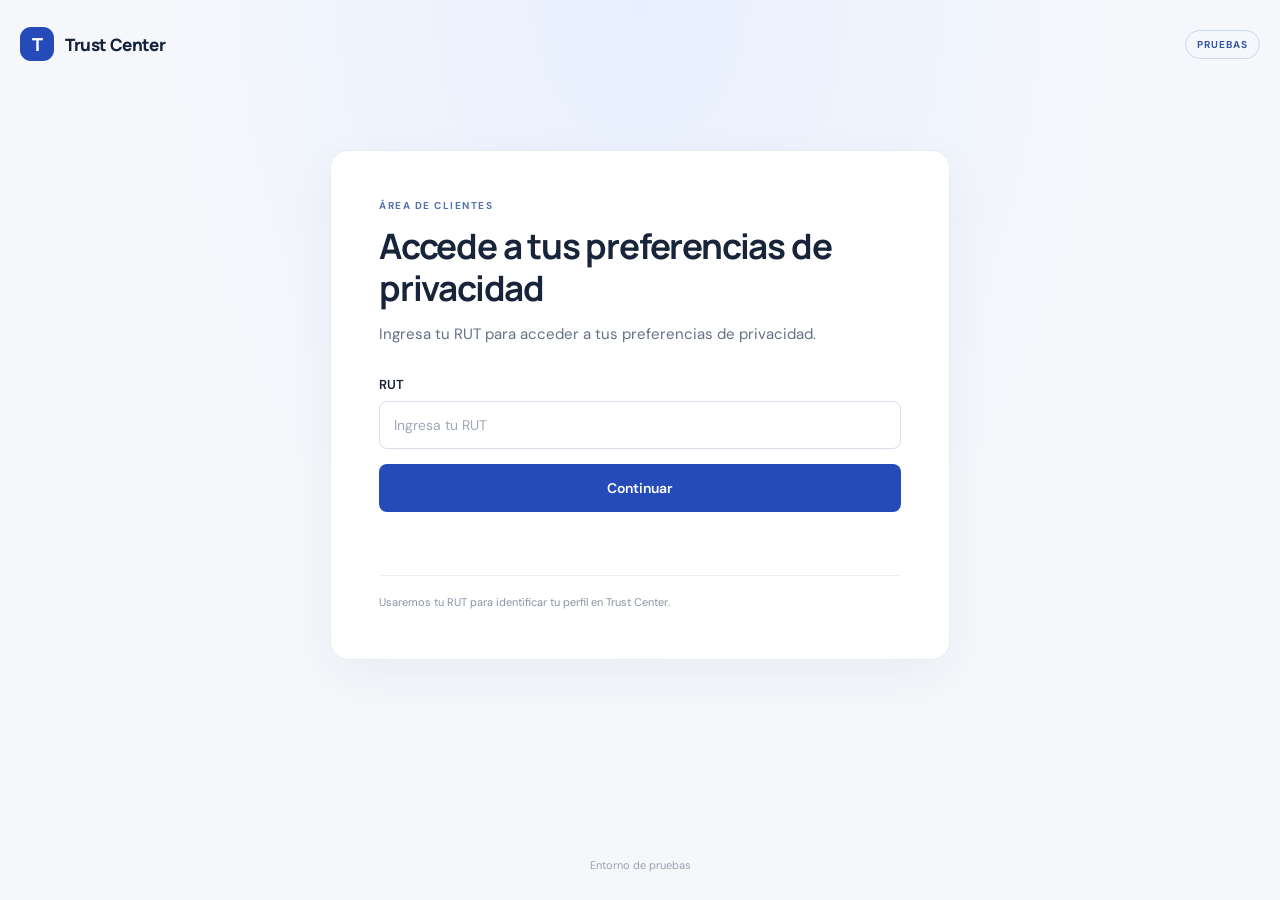
<file: index.html>
<!doctype html>
<html lang="es-CL">
  <head>
    <meta charset="utf-8" />
    <meta name="viewport" content="width=device-width, initial-scale=1" />
    <meta name="theme-color" content="#f5f7fb" />
    <title>Área de clientes | Trust Center</title>
    <link rel="stylesheet" href="styles.css" />
    <script src="config.js"></script>
    <script src="app.js" defer></script>
  </head>
  <body>
    <main class="shell">
      <header class="topbar"><a class="brand" href="index.html" aria-label="Página de inicio"><span class="brand-mark">T</span><span>Trust Center</span></a><span class="environment">PRUEBAS</span></header>
      <section class="card" aria-labelledby="page-title">
        <div class="eyebrow">ÁREA DE CLIENTES</div>
        <h1 id="page-title">Accede a tus preferencias de privacidad</h1>
        <p class="intro">Ingresa tu RUT para acceder a tus preferencias de privacidad.</p>
        <form id="rut-form">
          <label for="rut">RUT</label>
          <input id="rut" name="rut" type="text" autocomplete="username" placeholder="Ingresa tu RUT" required />
          <button class="primary" type="submit">Continuar</button>
        </form>
        <div id="status" class="status" role="status" aria-live="polite"></div>
        <p class="privacy-note">Usaremos tu RUT para identificar tu perfil en Trust Center.</p>
      </section>
      <footer>Entorno de pruebas</footer>
    </main>
  </body>
</html>
</file>
<file: styles.css>
@import url('https://fonts.googleapis.com/css2?family=DM+Sans:wght@400;500;600;700&family=Manrope:wght@500;600;700;800&display=swap');

:root { font-size: 14px; color-scheme: light; font-family: 'DM Sans', sans-serif; color: #17243a; background: #f5f7fb; font-synthesis: none; }
.trust-document { font-size: 12px; line-height: 1.4; }
* { box-sizing: border-box; }
body { margin: 0; min-height: 100vh; background: radial-gradient(ellipse at 50% 0%, #e8f0ff 0, #f5f7fb 53%); }
.shell { width: min(100% - 40px, 1440px); margin: 0 auto; min-height: 100vh; display: flex; flex-direction: column; }
.topbar { height: 88px; display: flex; align-items: center; justify-content: space-between; }
.brand { display: inline-flex; gap: 11px; align-items: center; text-decoration: none; color: #13213b; font-family: Manrope, sans-serif; font-weight: 800; font-size: 17px; letter-spacing: -.4px; }
.brand-mark { display: grid; place-items: center; width: 34px; height: 34px; color: white; background: #244bb8; border-radius: 11px; font-size: 18px; }
.environment { border: 1px solid #cbd8f3; color: #3355a2; border-radius: 999px; padding: 7px 11px; font-size: 10px; letter-spacing: 1px; font-weight: 700; }
.card { width: min(100%, 620px); margin: 62px auto 48px; padding: 48px; background: #fff; border: 1px solid #e7ebf2; border-radius: 18px; box-shadow: 0 16px 50px #1c33520d; }
.eyebrow { color: #5571ae; font-size: 10px; line-height: 1.4; letter-spacing: 1.5px; font-weight: 700; }
h1, h2 { margin: 12px 0 0; font-family: Manrope, sans-serif; letter-spacing: -1.2px; color: #17243a; }
h1 { max-width: 480px; font-size: clamp(27px, 4vw, 35px); line-height: 1.2; }
h2 { font-size: 22px; }
.intro { margin: 13px 0 30px; color: #657187; font-size: 15px; line-height: 1.6; }
label { display: block; margin-bottom: 8px; font-size: 13px; font-weight: 600; }
input { width: 100%; height: 48px; padding: 0 14px; border: 1px solid #d8deea; border-radius: 8px; color: #17243a; background: white; font: inherit; outline: none; transition: border-color .15s, box-shadow .15s; }
input::placeholder { color: #a0a9b8; }
input:focus { border-color: #5477d0; box-shadow: 0 0 0 3px #5477d01a; }
.primary { width: 100%; height: 48px; margin-top: 15px; border: 0; border-radius: 8px; background: #244bb8; color: white; font: 600 14px 'DM Sans', sans-serif; cursor: pointer; transition: background .15s, transform .15s; }
.primary:hover { background: #1a3d9e; transform: translateY(-1px); }
.primary:disabled { opacity: .65; cursor: wait; transform: none; }
.status { min-height: 22px; margin-top: 14px; color: #657187; font-size: 13px; line-height: 1.5; }
.status[data-kind="error"] { color: #a52e3a; }
.status[data-kind="success"] { color: #23724e; }
#trust-center-host { width: 100%; min-width: 0; margin-top: 18px; min-height: 120px; overflow-x: auto; overscroll-behavior-inline: contain; }
#trust-center-host trust-center { display: block; width: 100%; min-width: 0; }
.privacy-note { margin: 27px 0 0; padding-top: 18px; border-top: 1px solid #edf0f5; color: #8992a2; font-size: 11px; line-height: 1.5; }
footer { margin-top: auto; padding: 0 0 28px; text-align: center; color: #99a2b1; font-size: 11px; }
@media (max-width: 900px) {
  .shell { width: min(100% - 32px, 1440px); }
  .card { margin: 38px auto; }
}
@media (max-width: 600px) {
  .shell { width: min(100% - 24px, 1440px); }
  .topbar { height: 70px; }
  .card { margin: 24px auto; padding: 28px 22px; border-radius: 14px; }
}

.trust-page { background: #f5f7fb; }
.trust-shell { width: min(100% - 48px, 1600px); min-height: 100vh; margin: 0 auto; display: flex; flex-direction: column; }
.trust-topbar { flex: 0 0 76px; }
.back-link { color: #244bb8; font-size: 13px; font-weight: 600; text-decoration: none; }
.back-link:hover { text-decoration: underline; }
.trust-panel { flex: 1; min-width: 0; margin: 0 0 32px; padding: clamp(22px, 3vw, 40px); background: #fff; border: 1px solid #e7ebf2; border-radius: 18px; box-shadow: 0 16px 50px #1c33520d; }
.trust-heading { display: flex; justify-content: space-between; align-items: center; gap: 20px; padding-bottom: 22px; border-bottom: 1px solid #edf0f5; }
.trust-heading h1 { margin-top: 8px; font-size: clamp(23px, 3vw, 30px); }
.trust-panel #trust-status { margin-top: 12px; }
.trust-portal-layout { display: grid; grid-template-columns: minmax(190px, 240px) minmax(0, 1fr); gap: 24px; align-items: start; margin-top: 18px; }
.trust-menu { min-width: 0; }
.trust-portal-content { min-width: 0; }
.trust-panel #trust-center-host { min-height: max(70vh, 600px); margin-top: 0; }
@media (max-width: 700px) {
  .trust-shell { width: min(100% - 20px, 1600px); }
  .trust-topbar { flex-basis: 64px; }
  .trust-panel { padding: 20px 14px; border-radius: 12px; }
  .trust-heading { align-items: flex-start; flex-direction: column; gap: 12px; }
  .trust-portal-layout { grid-template-columns: minmax(0, 1fr); gap: 12px; margin-top: 12px; }
  .trust-panel #trust-center-host { min-height: 70vh; }
}
</file>
